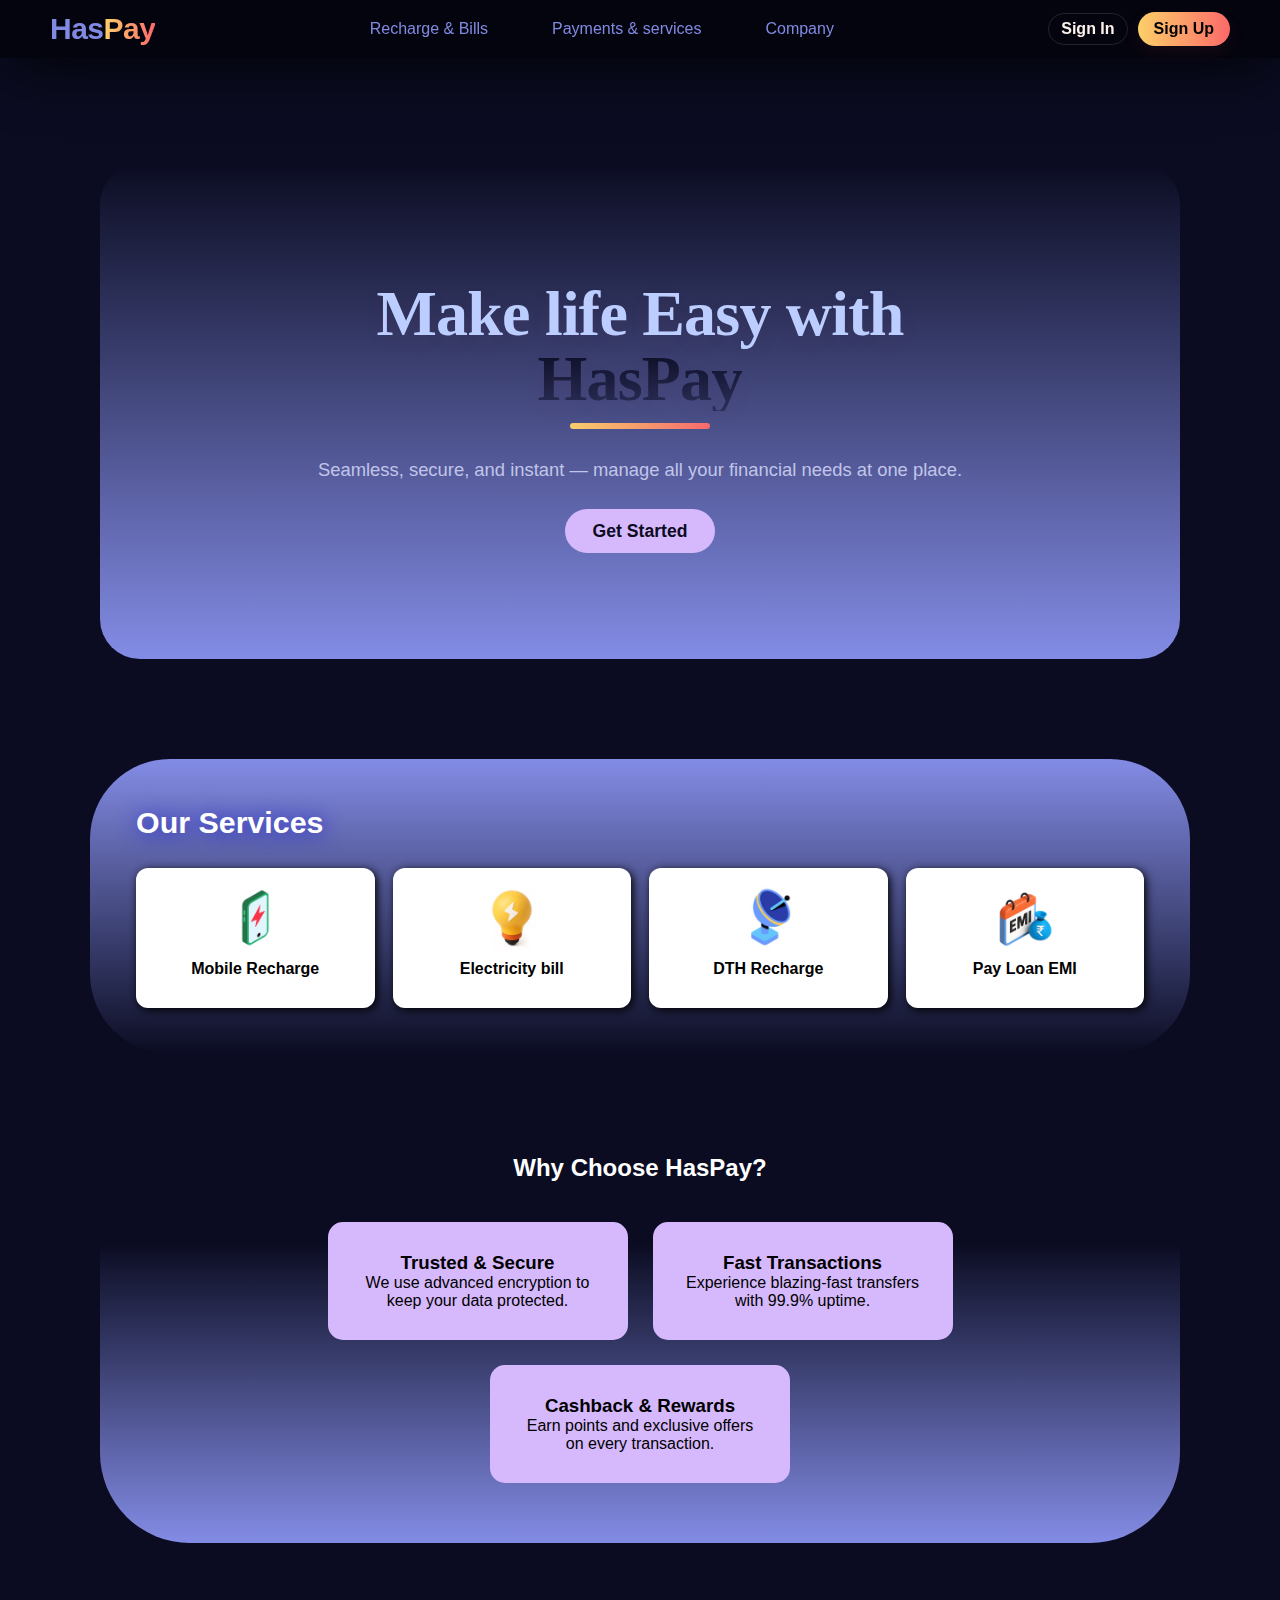
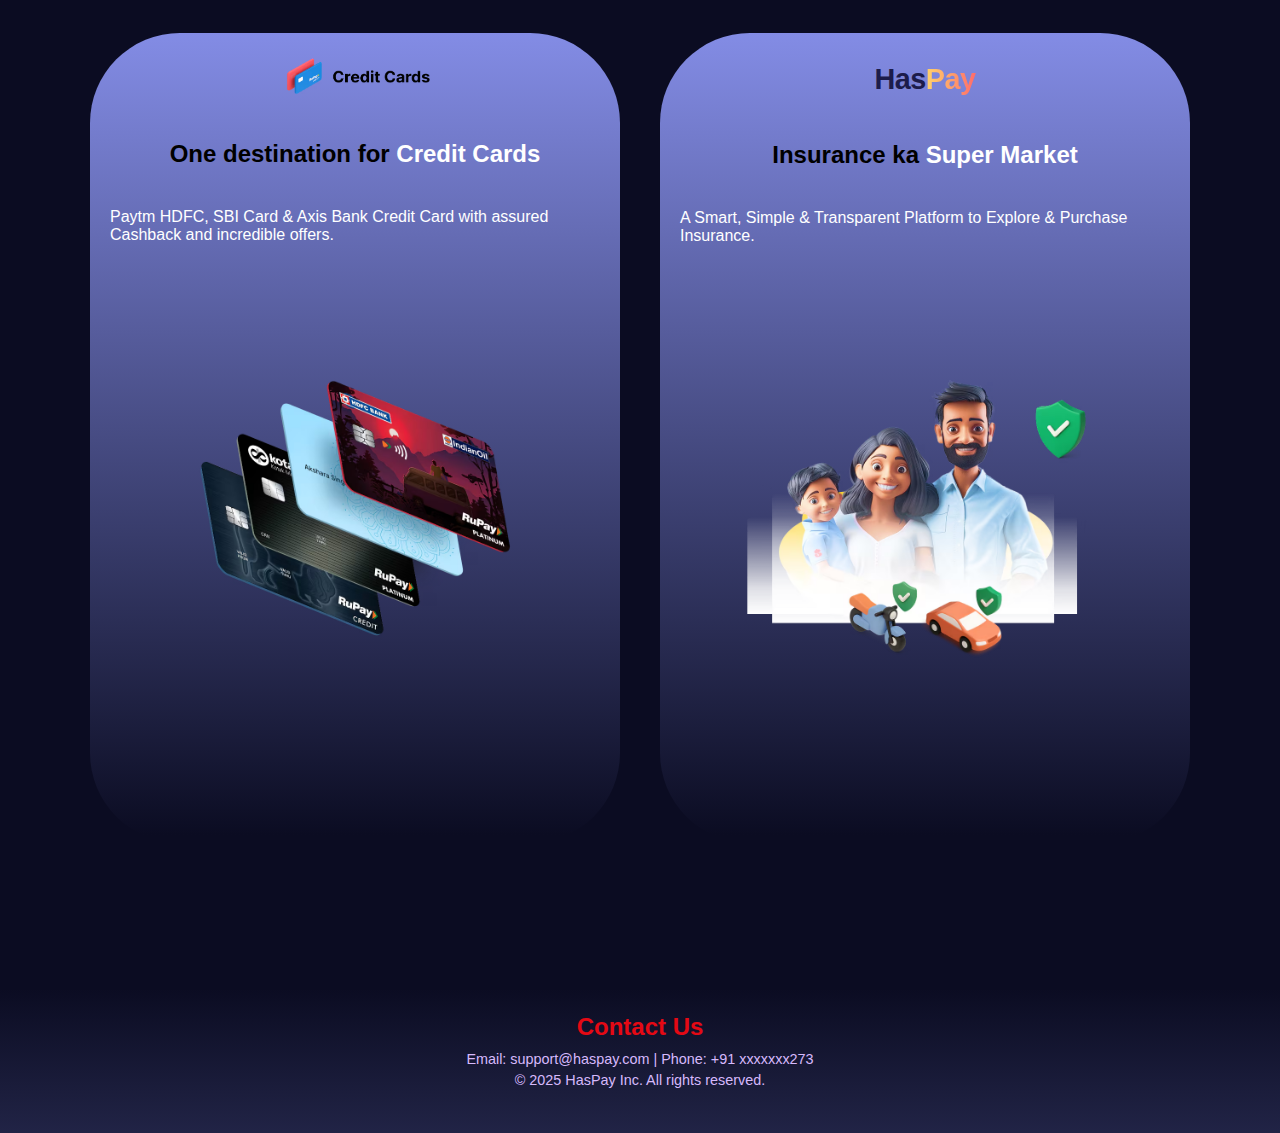
<file: index.html>
<!DOCTYPE html>
<html lang="en">

<head>
    <meta charset="UTF-8" />
    <meta name="viewport" content="width=device-width, initial-scale=1.0" />
    <title>Document</title>
    <link rel="stylesheet" href="style.css" />
</head>

<body>
    <header class="navbar">
        <div class="logo">
            <a href="/index.html" class="brand">
                <span class="brand-text">Has<span class="accent">Pay</span></span>
            </a>
        </div>
        <nav class="nav_center">
            <ul>
                <li>
                    <a href="#RB">Recharge & Bills</a>
                    <ul>
                        <li>
                            <a href="/pages/bills.html" target="_blank">Mobile Recharge</a>
                        </li>
                        <li>
                            <a href="/pages/electric.html" target="_blank">Electricity bill</a>
                        </li>
                        <li>
                            <a href="/pages/dth.html" target="_blank">DTH Recharge</a>
                        </li>
                        <li>
                            <a href="/pages/loan emi.html" target="_blank">Pay Loan EMI</a>
                        </li>
                    </ul>
                </li>
                <li>
                    <a href="#PS">Payments & services</a>
                    <ul>
                        <li>
                            <a href="/pages/online services.html" target="_blank">Online Services</a>
                        </li>
                        <li>
                            <a href="/pages/send money.html" target="_blank">Send Money to Anyone</a>
                        </li>
                    </ul>
                </li>
                <li>
                    <a href="#Comp">Company</a>
                    <ul>
                        <li><a href="/pages/about.html" target="_blank">About</a></li>
                        <li>
                            <a href="/pages/contact us.html" target="_blank">Contact Us </a>
                        </li>
                        <li>
                            <a href="/pages/customer.html" target="_blank">Customer Care</a>
                        </li>
                        <li>
                            <a href="/pages/terms.html" target="_blank">Terms & Condition</a>
                        </li>
                    </ul>
                </li>
            </ul>
        </nav>
        <div class="nav_right">
            <div class="auth-buttons">
                <a href="/pages/signin.html" class="btn btn-signin">Sign In</a>
                <a href="/pages/signup.html" class="btn btn-signup">Sign Up</a>
            </div>
        </div>
    </header>

    <section id="home" class="hero">
        <div class="hero-content">
            <h1 style="font-family: Story Script">
                Make life Easy with <br /><span>HasPay</span>
            </h1>
            <p>
                Seamless, secure, and instant — manage all your financial needs at one
                place.
            </p>
            <a href="/pages/signup.html" class="cta-btn">Get Started</a>
        </div>
    </section>

    <section id="services" class="services">
        <h2>Our Services</h2>
        <div class="service-container">
            <div class="service-card" >
                <a href="/pages/bills.html" target="_blank"><img src="/icons and images/mobile rch icon.png" /></a>
                <a class="s-text" href="/pages/bills.html" target="_blank">Mobile Recharge</a>
            </div>
            <div class="service-card">
                <a href="/pages/electric.html" target="_blank"><img src="/icons and images/Elec icon.png" /></a>
                <a class="s-text" href="/pages/electric.html" target="_blank">Electricity bill</a>

            </div>
            <div class="service-card">
                <a href="/pages/dth.html" target="_blank"><img src="/icons and images/DTH rch icon.png" /></a>
                <a class="s-text" href="/pages/dth.html" target="_blank">DTH Recharge</a>
            </div>
            <div class="service-card">
                <a href="/pages/loan emi.html" target="_blank"><img src="/icons and images/Loan EMI icon.avif" /></a>
                <a class="s-text" href="/pages/loan emi.html" target="_blank">Pay Loan EMI</a>
            </div>
        </div>
    </section>
    <section id="features" class="features">
        <h2>Why Choose HasPay?</h2>
        <div class="feature-list">
            <div class="feature">
                <h3>Trusted & Secure</h3>
                <p>We use advanced encryption to keep your data protected.</p>
            </div>
            <div class="feature">
                <h3>Fast Transactions</h3>
                <p>Experience blazing-fast transfers with 99.9% uptime.</p>
            </div>
            <div class="feature">
                <h3>Cashback & Rewards</h3>
                <p>Earn points and exclusive offers on every transaction.</p>
            </div>
        </div>
    </section>

    <section class="banner">
        <div id="banner1" class="banner_cont">
            <div class="ban_card">
                <img src="/icons and images/card text icon.avif" alt="cards" class="ct" />
                <h2 id="CreditCards">
                    One destination for
                    <span id="Credit">Credit Cards</span>
                </h2>
                <p id="cardpara">
                    Paytm HDFC, SBI Card & Axis Bank Credit Card with assured Cashback
                    and incredible offers.
                </p>
                <img src="/icons and images/atm cards icon.avif" alt="cards" id="atmc" />
            </div>
        </div>
        <div id="banner2" class="banner_cont">
            <div class="ban_card">
                <a href="/index.html" class="brand" id="brand2">
                    <span class="brand-text1">Has<span class="accent1">Pay</span></span>
                </a>
                <h2 id="CreditCards">
                    Insurance ka
                    <span id="Credit">Super Market</span>
                </h2>
                <p id="cardpara">
                    A Smart, Simple & Transparent Platform to Explore & Purchase Insurance.
                </p>
                <img src="/icons and images/family icon.avif" alt="cards" id="atmc" />
            </div>
        </div>
    </section>

    <footer id="contact" class="footer">
        <h2>Contact Us</h2>
        <p>Email: support@haspay.com | Phone: +91 xxxxxxx273</p>
        <p>© 2025 HasPay Inc. All rights reserved.</p>
    </footer>
</body>

</html>
</file>
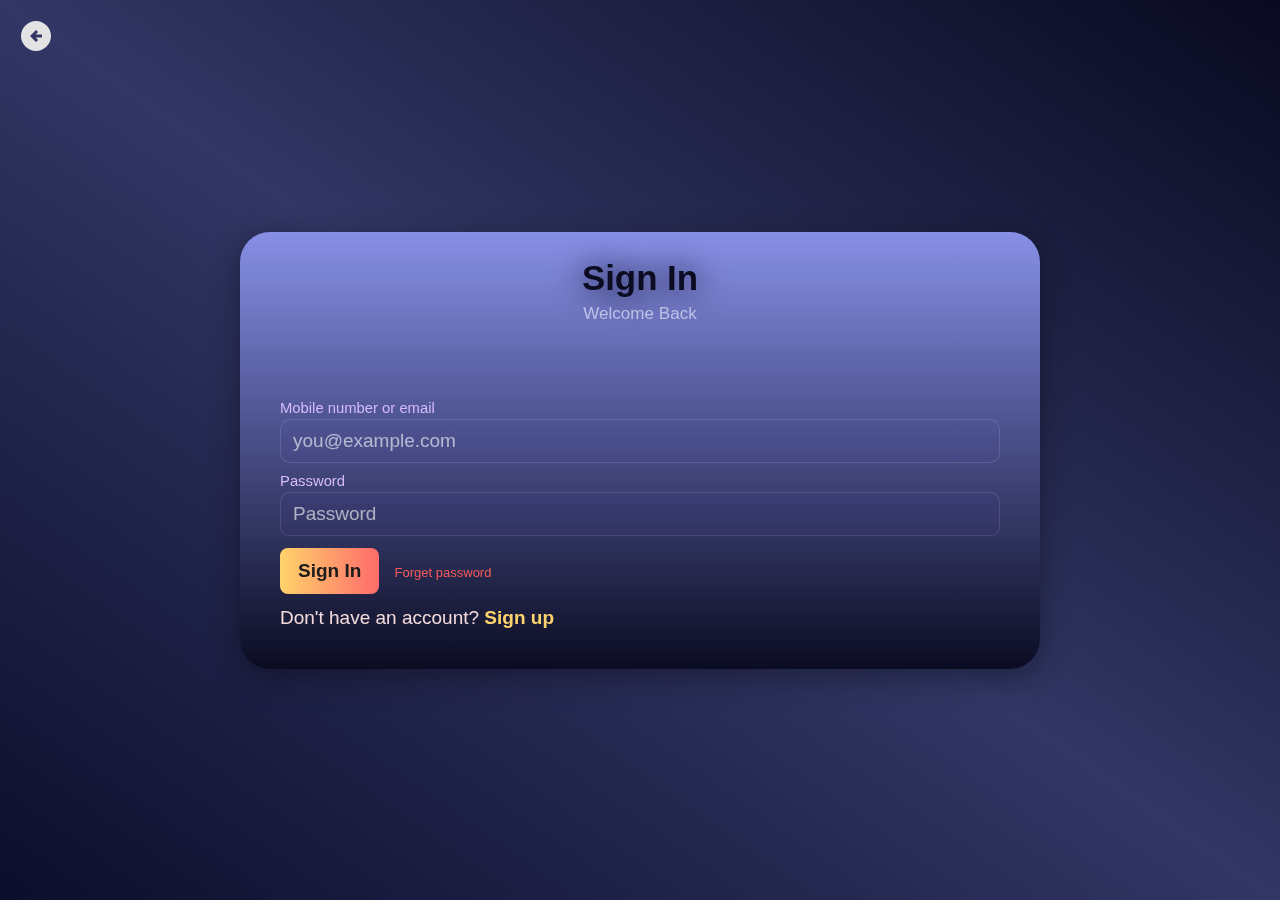
<file: pages/signin.html>
<!DOCTYPE html>
<html lang="en">

<head>
    <meta charset="UTF-8" />
    <meta name="viewport" content="width=device-width, initial-scale=1.0" />
    <title>Sign up — HasPay</title>
    <link rel="stylesheet" href="/pages CSS/signin.css" />
</head>

<body>
    <a href="/index.html" aria-label="Back to home"><img src="/icons and images/back button.svg" alt="back"
            style="width:36px;position:absolute;left:18px;top:18px"></a>

    <main class="signupW">
        <section id="signup-card" class="signup-card">
            <div class="cont">
                <h1 class="brand">Sign In</h1>
                <p class="lead">Welcome Back</p>
            </div>

            <form class="signup-form" action="#" method="post" novalidate>

                <label for="email">Mobile number or email</label>
                <input id="email" name="email" type="email" placeholder="you@example.com" required />

                <label for="password">Password</label>
                <input id="password" name="password" type="password" placeholder="Password" required />

                <button type="submit" class="btn">Sign In</button>

                <a href="" class="terms">Forget password</a>

                <p class="signin_link">Don't have an account? <a href="/pages/signup.html">Sign up</a></p>
            </form>
        </section>
    </main>
</body>

</html>
</file>
<file: style.css>
/* for every element  */
* {
    box-sizing: border-box;
    margin: 0;
    padding: 0;
}

body {
    background-color: #0b0c22;
    font-family: "Poppins", sans-serif;
    scroll-behavior: smooth;
    padding-top: 64px;
}

img {
    max-width: 100%;
    height: auto;
    display: block;
}




/* navbar */
.navbar {
    position: fixed;
    width: 100%;
    top: 0;
    background: #05050f;
    opacity: 99%;
    padding: 12px 50px;
    display: flex;
    justify-content: space-between;
    align-items: center;
    gap: 16px;
    z-index: 1000;
    box-shadow: 2px 2px 70px;
}

.logo {
    display: flex;
    align-items: center;
    gap: 10px;
    flex: 0 0 auto;
}

.nav_right .auth-buttons {
    display: flex;
    gap: 12px;
    align-items: center;
}

.nav_center {
    flex: 1 1 auto;
    display: flex;
    justify-content: center;
}

.nav_center ul {
    display: flex;
    list-style: none;
    align-items: center;
    gap: 40px;
}

.nav_center ul li a {
    color: #838ce5;
    text-decoration: none;
    padding: 8px 12px;
    display: block;
}

.nav_center ul li a:hover {
    color: rgb(0, 0, 0);
    background-color: #838ce5;
    border-radius: 10px;
    transform: translateY(-1px);
    transition: background 0.2s ease, transform 0.2s ease;
    
}

.nav_center ul li {
    position: relative;
}

.nav_center ul li ul {
    position: absolute;
    top: 100%;
    left: 0;
    background: #0f1237;
    min-width: 200px;
    display: none;
    padding: 10px 0;
    border-radius: 8px;
    box-shadow: 0 6px 20px rgba(0, 0, 0, 0.4);
    z-index: 1000;
}

.nav_center ul li:hover>ul {
    display: block;
    box-shadow: 5px 5px 20px #838ce5;
}

.nav_center ul li ul li {
    padding: 0;
}

.nav_center ul li ul li a {
    padding: 8px 16px;
    color: #838ce5;
}

.nav_right {
    display: flex;
    align-items: center;
    flex: 0 0 auto;
}

.brand-text {
    font-size: 30px;
    font-weight: 800;
    letter-spacing: -0.5px;
    color: #838ce5;
    display: inline-block;
}

.brand-text .accent {
    background: linear-gradient(90deg, #ffd36b 0%, #ff6b6b 100%);
    background-clip: text;
    color: transparent;
}

.nav_right .auth-buttons {
    display: flex;
    gap: 10px;
    align-items: center;
}

.btn {
    padding: 8px 14px;
    border-radius: 999px;
    font-weight: 700;
    text-decoration: none;
    display: inline-flex;
    align-items: center;
    gap: 8px;
    cursor: pointer;
    border: 0;
    outline: none;
}

.btn-signin {
    background: transparent;
    color: #fff5ee;
    border: 1px solid rgba(255, 255, 255, 0.12);
    padding: 6px 12px;
}

.btn-signin:hover {
    background: #838ce5;
    color: #0b0c22;
    box-shadow: 1px 1px 10px #838ce5;
}

.btn-signup {
    background: linear-gradient(90deg, #ffd36b 0%, #ff6b6b 100%);
    color: #000000;
    padding: 8px 16px;
    box-shadow: 0 6px 18px rgba(255, 107, 107, 0.08);
}

.btn-signup:hover {
    transform: scale(1.05);
    box-shadow: 1px 1px 10px #838ce5;
}

.hero {
    height: 55vh;
    background: linear-gradient(180deg, #0b0c22 0%, #838ce5 100%);
    display: flex;
    align-items: center;
    justify-content: center;
    text-align: center;
    /* border-bottom-right-radius: 20px;
    border-bottom-left-radius: 20px; */
    border-radius: 40px;
    margin: 100px;
    padding: clamp(24px, 6vw, 40px) 0;
    flex-wrap: wrap;
}

.hero .hero-content {
    display: block;
    text-align: center;
    max-width: 1100px;
    width: 100%;
    box-sizing: border-box;
    padding: 12px 18px;
    margin: 0 auto;
}

.hero h1 {
    margin: 0 0 8px 0;
    font-size: clamp(2rem, 6vw, 4rem);
    font-weight: 800;
    color: #bcceff;
    line-height: 1.02;
    letter-spacing: -0.8px;
    text-transform: none;
    text-shadow: 0 6px 24px rgba(136, 0, 27, 0.06);
}

.hero h1 span {
    background: linear-gradient(180deg, #0b0c22 0%, #2b305b 100%);
    background-clip: text;
    color: transparent;
    display: inline-block;
}

.hero h1::after {
    content: "";
    display: block;
    width: clamp(56px, 12vw, 140px);
    height: 6px;
    margin: 12px auto 0;
    border-radius: 6px;
    background: linear-gradient(90deg, #ffd36b, #ff6b6b);
    opacity: 0.95;
}

.hero p {
    margin: 15px 0 30px;
    color: #c1c5e9;
    font-size: clamp(0.95rem, 2.2vw, 1.15rem);
    max-width: 900px;
    margin: 30px auto 40px;
}

.cta-btn {
    background: #d6b9fc;
    color: #0b0c22;
    padding: 12px 28px;
    border-radius: 30px;
    text-decoration: none;
    font-weight: 600;
    transition: background 0.3s ease, transform 0.2s ease;
    font-size: clamp(0.95rem, 1.8vw, 1.1rem);
}

.cta-btn:hover {
    background: #516bdd;
    transform: translateY(-3px);
    color: #ffffff;
    box-shadow: 1px 1px 30px #001788;
}





/* our services box  */
.services {
    background: linear-gradient(180deg, #838ce5 0%, #0b0c22 100%);
    background-color: #6c75cd;
    border-radius: 80px;
    box-sizing: border-box;
    flex-wrap: wrap;
}

.services {
    padding: clamp(30px, 30vw, 46px);
    margin: 90px;
}

.services h2 {
    /* text-align: justify; */
    margin-bottom: 28px;
    font-size: clamp(1.4rem, 2.6vw, 1.9rem);
    color: #ffffff;
    text-shadow: 1px 1px 20px rgb(33, 33, 209);
}

.s-text{
    text-decoration: none;
    color: #000000;
    font-weight: bold;
}

.service-container {
    display: grid;
    gap: 18px;
    grid-template-columns: repeat(auto-fit, minmax(100px, 1fr));
    align-items: start;
    cursor: pointer;
}

.service-card {
    background-color: #ffffff;
    padding: 18px;
    border-radius: 12px;
    box-shadow: 0 0px 20px rgba(0, 0, 0, 0.04);
    display: flex;
    flex-direction: column;
    align-items: center;
    justify-content: flex-start;
    min-height: 140px;
    transition: transform 0.2s ease-in-out, box-shadow 0.2s ease-in-out;
    box-shadow: 2px 2px 10px #000000;

}

.service-card:hover {
    transition: background 0.3s ease, transform 0.2s ease;
    transform: scale(1.05);
    box-shadow: 3px 3px 50px #8d92c8;

}

.service-card img {
    max-width: 64px;
    width: auto;
    height: auto;
    object-fit: contain;
    margin-bottom: 10px;
}

.service-card h3 {
    font-size: 1rem;
    margin: 6px 0 0;
    color: #111;
}







/* why choose haspay */
.features {
    padding: 10px 80px 60px 80px;
    /* background: linear-gradient(180deg, #838ce5 0%, #0b0c22 50%); */
    background: linear-gradient(180deg, #0b0c22 25%, #838ce5 100%);
    text-align: center;
    margin: 20px 100px;
    margin-bottom: 90px;
    border-radius: 90px;
}

.features h2 {
    color: #ffffff;
    margin-bottom: 40px;
}

.feature-list {
    display: flex;
    flex-wrap: wrap;
    gap: 25px;
    justify-content: center;
}

.feature {
    background: #d6b9fc;
    padding: 30px;
    width: 300px;
    border-radius: 15px;
    transition: 0.3s;
    display: grid;
}

.feature:hover {
    box-shadow: 0 0 20px rgba(229, 9, 20, 0.3);
}






/* banners */

.banner {
    display: flex;
    gap: 40px;
    margin: 90px;
    /* justify-content: center;
    flex-direction: row;
    align-items: center; */
}

.banner_cont {
    width: 84vw;
    height: 90vh;
    background: linear-gradient(180deg, #838ce5 0%, #0b0c22 99%);
    border-radius: 90px;
    margin: auto;
    margin-bottom: 40px;
}

.ban_card {
    display: flex;
    /* justify-content: ; */
    /* flex-wrap: wrap; */
    right: 30px;
    align-items: center;
    padding: 20px;
    gap: 40px;
    flex-direction: column;
}

#atmc {
    display: flex;
    flex-wrap: wrap;
    width: 100%;
    margin-top: 90px;
    /* margin: auto; */
    /* margin-top: 40px; */
}

.ct {
    display: flex;
    flex-wrap: wrap;
    width: 150px;
    margin: auto;
    margin-top: auto;
    flex-direction: column;
}

#Credit {
    color: white;
}

#CreditCards {
    display: block;
}

#cardpara {
    color: rgb(255, 255, 255);
}

#brand2 {
    margin: 10px 0px 5px 0px;
}

.brand-text1 {
    font-size: 1.8rem;
    font-weight: 800;
    letter-spacing: -0.5px;
    color: #1c1c4b;
    display: inline-block;
}

.brand-text1 .accent1 {
    background: linear-gradient(90deg, #ffd36b 0%, #ff6b6b 100%);
    background-clip: text;
    color: transparent;
}

/* contact us */
.footer {
    background: linear-gradient(180deg, #0b0c22 10%, #838ce5 500%);
    text-align: center;
    padding: 40px 20px;
}

.footer h2 {
    color: #e50914;
    margin-bottom: 10px;
}

.footer p {
    color: #d6b9fc;
    margin: 5px 0;
    font-size: 0.9rem;
}





@media (max-width: 900px) {
    .navbar {
        padding: 10px 20px;
    }

    .nav_center ul {
        gap: 16px;
        flex-wrap: wrap;
        justify-content: center;
    }

    .nav_right .auth-buttons {
        gap: 8px;
    }
}






@media (max-width: 700px) {
    .navbar {
        padding: 10px 14px;
    }

    .brand-text {
        font-size: 1.2rem;
    }

    .nav_center {
        display: none;
    }

    .logo {
        order: 1;
    }

    .nav_right {
        order: 2;
    }

    .hero {
        margin: 16px;
        padding: 20px 12px;
        border-radius: 50px;
    }

    .hero h1 {
        font-size: clamp(1.6rem, 6vw, 2.6rem);
    }

    .hero p {
        margin-bottom: 16px;
    }


    .services {
        margin: 16px;
        padding: 18px;
        border-radius: 50px;
    }

    .service-card {
        padding: 12px;
    }


    .features {
        margin: 16px;
        padding: 18px;
        border-radius: 50px;
    }

    .feature {
        width: 100%;
    }

    .banner {
        flex-direction: column;
        gap: 18px;
        margin: 16px;
    }

    .banner_cont {
        width: 100%;
        height: auto;
        min-height: 220px;
    }
}



@media (max-width: 480px) {
    .brand-text {
        font-size: 20px;
    }

    .btn {
        padding: 6px 10px;
        font-size: 0.8rem;
    }

    .hero h1 {
        font-size: clamp(1.4rem, 7vw, 2rem);
    }

    .hero h1::after {
        width: 56px;
        height: 4px;
    }

    .service-card {
        padding: 10px;
    }

    .service-container {
        gap: 12px;
        grid-template-columns: repeat(auto-fit, minmax(140px, 1fr));
    }

    .feature-list {
        gap: 12px;
        flex-direction: column;
    }

    .footer {
        padding: 18px 12px;
    }
}
</file>
<file: pages CSS/signin.css>
* {
    box-sizing: border-box;
    margin: 0;
    padding: 0;
    font-size: 1.09rem;
}

html, body {
    height: 100%;
}

body {
    font-family: 'Poppins', sans-serif;
    background: linear-gradient(to right top, #0c0e2b, #313664, #090a20 );
    min-height: 100vh;
    display: flex;
    align-items: center;
    justify-content: center;
    padding: 20px;
}


img {
    /* max-width: 100%;
    height: auto;
    display: block; */
    z-index: 10;
}

img:hover{
    transform: scale(1.09);
}

.signupW {
    width: 100%;
    max-width: 800px;
}

.signup-card {
    background: linear-gradient(180deg, #838ce5 0%, #0b0c22 100%);
    border-radius: 30px;
    box-shadow: 0 8px 30px rgba(0, 0, 0, 0.35);
    overflow: hidden;
    display: flex;
    flex-direction: column;
    transition: transform 0.35s ease-in-out, box-shadow 0.35s ease-in-out;
    will-change: transform;
}

.signup-card:hover{
    transform: scale(1.05);
    box-shadow: 10px 18px 40px rgba(0, 0, 0, 0.35);

}

.cont {
    padding: 26px 18px;
    background: linear-gradient(180deg, rgba(255, 255, 255, 0.03), rgba(255, 255, 255, 0.01));
    text-align: center;
}

.cont .brand {
    font-size: 2rem;
    font-weight: 800;
    margin-bottom: 6px;
    color: #0b0c22;
    text-shadow: 0 1px 30px #0b0c22;
}
.cont .brand1 {
    font-size: 2rem;
    font-weight: 800;
    margin-bottom: 6px;
    color: #0b0c22;
    text-shadow: 0 1px 30px #0b0c22;
}

.cont .lead {
    color: #c1c5e9;
    opacity: 0.95;
    margin-top: 6px;
    font-size: 0.98rem;
}

.signup-form {
    padding: 30px;
}

.row {
    display: flex;
    gap: 12px;
}

.col {
    flex: 1;
}

label {
    display: block;
    color: #d6b9fc;
    font-size: 0.85rem;
    margin-bottom: 3px;
    margin-top: 10px;
}

input {
    width: 100%;
    padding: 10px 12px;
    border-radius: 10px;
    border: 1px solid rgba(255, 255, 255, 0.12);
    background: rgba(88, 68, 219, 0.036);
    color: rgba(255, 255, 255, 0.6);
    outline: none;
}

input:hover{
    background-color: #9698e1;
}

input:focus {
    background-color: #9699e18d;
}

input::placeholder {
    color: rgba(255, 255, 255, 0.6);
}

.gender {
    display: flex;
    gap: 10px;
    align-items: center;
}

.gender label {
    font-size: 0.9rem;
    color: #e6e9ff;
}

.btn {
    display: inline-block;
    padding: 12px 18px;
    border-radius: 8px;
    background: linear-gradient(90deg, #ffd36b, #ff6b6b);
    color: #1b1b1b;
    font-weight: 700;
    border: none;
    cursor: pointer;
    margin-top: 12px;
}
.btn:hover {
    transform: scale(1.05);

    color: #000000;
}

.terms {
    margin-left: 10px;
    font-size: 13px;
    color: rgb(250, 90, 90);
    margin-top: 12px;
    text-decoration: none;
}

.signin_link {
    margin-top: 13px;
    color: rgba(255, 230, 230, 0.95);
}

.signin_link a {
    color: #ffd36b;
    text-decoration: none;
    font-weight: 700;
}

@media (min-width: 900px) {

    .signup-form {
        padding: 40px 40px;
    }
}

@media (max-width: 420px) {
    .row {
        flex-direction: column;
    }
    .signup-form {
        padding: 18px;
    }

}
</file>
